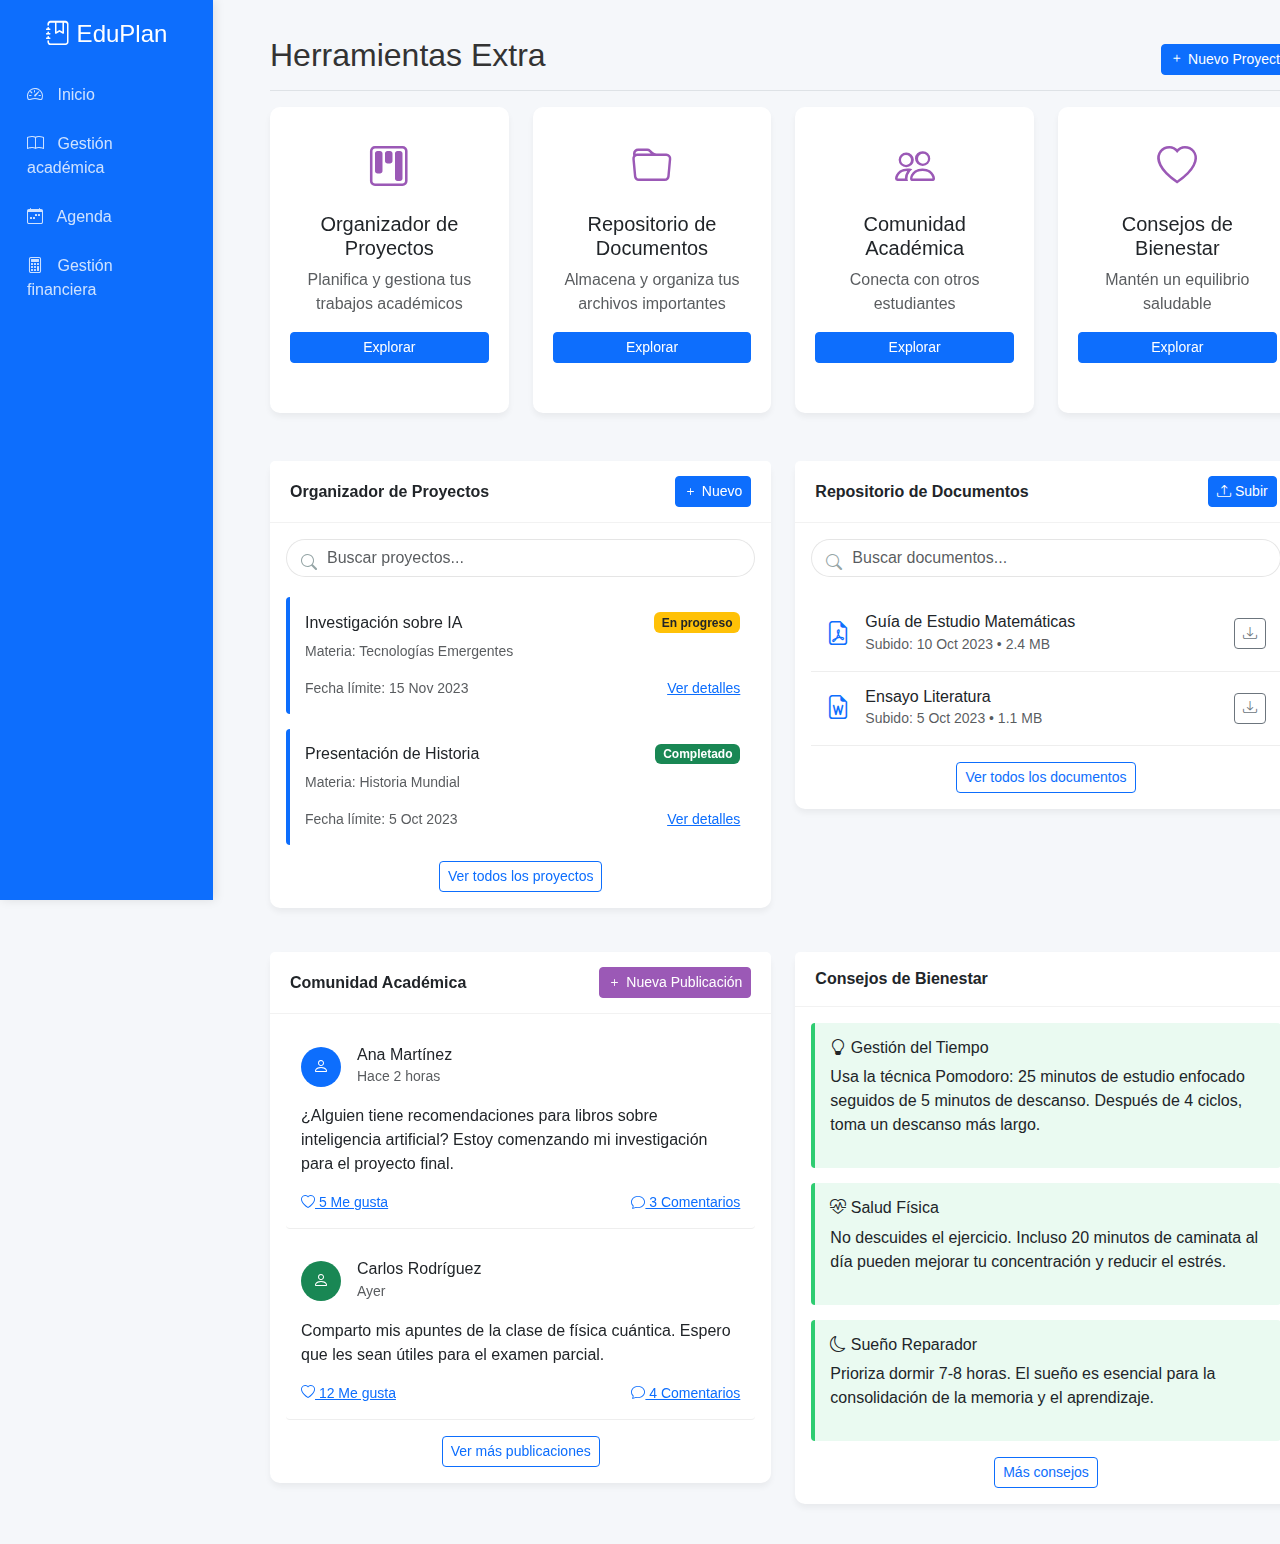
<file: herramientas.html>
<!DOCTYPE html>
<html lang="es">

<head>
    <meta charset="UTF-8">
    <meta name="viewport" content="width=device-width, initial-scale=1.0">
    <title>AcademicTrack - Herramientas Extra</title>
    <link href="https://cdn.jsdelivr.net/npm/bootstrap@5.3.0/dist/css/bootstrap.min.css" rel="stylesheet">
    <link rel="stylesheet" href="https://cdn.jsdelivr.net/npm/bootstrap-icons@1.10.0/font/bootstrap-icons.css">
    <style>
        :root {
            --primary-color: #0d6efd;
            --secondary-color: #2ecc71;
            --accent-color: #9b59b6;
            --dark-color: #0d6efd;
            --light-color: #ecf0f1;
        }

        body {
            font-family: 'Segoe UI', Tahoma, Geneva, Verdana, sans-serif;
            background-color: #f5f7fa;
            color: #333;
        }

        .sidebar {
            background-color: var(--dark-color);
            color: white;
            height: 100vh;
            position: fixed;
            padding-top: 20px;
            box-shadow: 2px 0 10px rgba(0, 0, 0, 0.1);
        }

        .sidebar .nav-link {
            color: rgba(255, 255, 255, 0.8);
            margin-bottom: 5px;
            border-radius: 5px;
            padding: 10px 15px;
        }

        .sidebar .nav-link:hover,
        .sidebar .nav-link.active {
            background-color: rgba(255, 255, 255, 0.2);
            color: white;
        }

        .sidebar .nav-link i {
            margin-right: 10px;
            width: 20px;
            text-align: center;
        }

        .main-content {
            margin-left: 250px;
            padding: 20px;
        }

        .card {
            border: none;
            border-radius: 10px;
            box-shadow: 0 4px 6px rgba(0, 0, 0, 0.05);
            margin-bottom: 20px;
            transition: transform 0.3s ease;
        }

        .card:hover {
            transform: translateY(-5px);
            box-shadow: 0 10px 20px rgba(0, 0, 0, 0.1);
        }

        .card-header {
            background-color: white;
            border-bottom: 1px solid rgba(0, 0, 0, 0.05);
            font-weight: 600;
            padding: 15px 20px;
        }

        .feature-card {
            height: 100%;
            text-align: center;
            padding: 30px 20px;
            border-radius: 10px;
            transition: all 0.3s ease;
        }

        .feature-card:hover {
            transform: translateY(-5px);
            box-shadow: 0 10px 20px rgba(0, 0, 0, 0.1);
        }

        .feature-icon {
            font-size: 2.5rem;
            margin-bottom: 15px;
            color: var(--accent-color);
        }

        .project-card {
            border-left: 4px solid var(--primary-color);
            padding: 15px;
            margin-bottom: 15px;
            background-color: white;
            border-radius: 4px;
        }

        .document-item {
            padding: 15px;
            border-bottom: 1px solid #eee;
            display: flex;
            align-items: center;
        }

        .document-item:last-child {
            border-bottom: none;
        }

        .document-icon {
            font-size: 1.5rem;
            margin-right: 15px;
            color: var(--primary-color);
        }

        .community-post {
            padding: 15px;
            border-bottom: 1px solid #eee;
            background-color: white;
            border-radius: 4px;
            margin-bottom: 15px;
        }

        .wellness-tip {
            background-color: rgba(46, 204, 113, 0.1);
            border-left: 4px solid var(--secondary-color);
            padding: 15px;
            margin-bottom: 15px;
            border-radius: 4px;
        }

        .btn-primary {
            background-color: var(--primary-color);
            border-color: var(--primary-color);
        }

        .btn-accent {
            background-color: var(--accent-color);
            border-color: var(--accent-color);
            color: white;
        }

        .search-bar {
            position: relative;
            margin-bottom: 20px;
        }

        .search-bar input {
            padding-left: 40px;
            border-radius: 20px;
            border: 1px solid rgba(0, 0, 0, 0.1);
        }

        .search-bar i {
            position: absolute;
            left: 15px;
            top: 12px;
            color: #95a5a6;
        }

        @media (max-width: 768px) {
            .sidebar {
                width: 100%;
                height: auto;
                position: relative;
            }

            .main-content {
                margin-left: 0;
            }
        }

        /* Toast notifications */
        .toast-container {
            position: fixed;
            top: 20px;
            right: 20px;
            z-index: 1100;
        }
    </style>
</head>

<body>
    <!-- Toast Notifications -->
    <div class="toast-container"></div>

    <div class="container-fluid">
        <div class="row">
            <!-- Sidebar -->
            <div class="col-md-3 col-lg-2 d-md-block sidebar">
                <div class="text-center mb-4">
                    <h4><i class="bi bi-journal-bookmark"></i> EduPlan</h4>
                </div>
                <ul class="nav flex-column">
                    <li class="nav-item">
                        <a class="nav-link" href="index.html">
                            <i class="bi bi-speedometer2"></i> Inicio
                        </a>
                    </li>
                    <li class="nav-item">
                        <a class="nav-link" href="academico.html">
                            <i class="bi bi-book"></i> Gestión académica
                        </a>
                    </li>
                    <li class="nav-item">
                        <a class="nav-link" href="agenda.html">
                            <i class="bi bi-calendar-week"></i> Agenda
                        </a>
                    </li>
                    <li class="nav-item">
                        <a class="nav-link" href="finanzas.html">
                            <i class="bi bi-calculator"></i> Gestión financiera
                        </a>
                    </li>

                </ul>
            </div>

            <!-- Main Content -->
            <main class="col-md-9 col-lg-10 main-content">
                <div
                    class="d-flex justify-content-between flex-wrap flex-md-nowrap align-items-center pt-3 pb-2 mb-3 border-bottom">
                    <h1 class="h2">Herramientas Extra</h1>
                    <div class="btn-toolbar mb-2 mb-md-0">
                        <button type="button" class="btn btn-sm btn-primary">
                            <i class="bi bi-plus"></i> Nuevo Proyecto
                        </button>
                    </div>
                </div>

                <!-- Features Grid -->
                <div class="row mb-4">
                    <div class="col-md-3 mb-4">
                        <div class="card feature-card">
                            <i class="bi bi-kanban feature-icon"></i>
                            <h5>Organizador de Proyectos</h5>
                            <p class="text-muted">Planifica y gestiona tus trabajos académicos</p>
                            <a href="#projects" class="btn btn-sm btn-primary">Explorar</a>
                        </div>
                    </div>
                    <div class="col-md-3 mb-4">
                        <div class="card feature-card">
                            <i class="bi bi-folder feature-icon"></i>
                            <h5>Repositorio de Documentos</h5>
                            <p class="text-muted">Almacena y organiza tus archivos importantes</p>
                            <a href="#documents" class="btn btn-sm btn-primary">Explorar</a>
                        </div>
                    </div>
                    <div class="col-md-3 mb-4">
                        <div class="card feature-card">
                            <i class="bi bi-people feature-icon"></i>
                            <h5>Comunidad Académica</h5>
                            <p class="text-muted">Conecta con otros estudiantes</p>
                            <a href="#community" class="btn btn-sm btn-primary">Explorar</a>
                        </div>
                    </div>
                    <div class="col-md-3 mb-4">
                        <div class="card feature-card">
                            <i class="bi bi-heart feature-icon"></i>
                            <h5>Consejos de Bienestar</h5>
                            <p class="text-muted">Mantén un equilibrio saludable</p>
                            <a href="#wellness" class="btn btn-sm btn-primary">Explorar</a>
                        </div>
                    </div>
                </div>

                <!-- Projects Section -->
                <div class="row" id="projects">
                    <div class="col-lg-6">
                        <div class="card">
                            <div class="card-header d-flex justify-content-between align-items-center">
                                <span>Organizador de Proyectos</span>
                                <button type="button" class="btn btn-sm btn-primary" data-bs-toggle="modal"
                                    data-bs-target="#projectModal">
                                    <i class="bi bi-plus"></i> Nuevo
                                </button>
                            </div>
                            <div class="card-body">
                                <div class="search-bar">
                                    <i class="bi bi-search"></i>
                                    <input type="text" class="form-control" placeholder="Buscar proyectos...">
                                </div>

                                <div class="project-card">
                                    <div class="d-flex justify-content-between align-items-center mb-2">
                                        <h6 class="mb-0">Investigación sobre IA</h6>
                                        <span class="badge bg-warning text-dark">En progreso</span>
                                    </div>
                                    <p class="text-muted small">Materia: Tecnologías Emergentes</p>
                                    <div class="d-flex justify-content-between">
                                        <small class="text-muted">Fecha límite: 15 Nov 2023</small>
                                        <small><a href="#">Ver detalles</a></small>
                                    </div>
                                </div>

                                <div class="project-card">
                                    <div class="d-flex justify-content-between align-items-center mb-2">
                                        <h6 class="mb-0">Presentación de Historia</h6>
                                        <span class="badge bg-success">Completado</span>
                                    </div>
                                    <p class="text-muted small">Materia: Historia Mundial</p>
                                    <div class="d-flex justify-content-between">
                                        <small class="text-muted">Fecha límite: 5 Oct 2023</small>
                                        <small><a href="#">Ver detalles</a></small>
                                    </div>
                                </div>

                                <div class="text-center mt-3">
                                    <a href="#" class="btn btn-sm btn-outline-primary">Ver todos los proyectos</a>
                                </div>
                            </div>
                        </div>
                    </div>

                    <!-- Document Repository -->
                    <div class="col-lg-6" id="documents">
                        <div class="card">
                            <div class="card-header d-flex justify-content-between align-items-center">
                                <span>Repositorio de Documentos</span>
                                <button type="button" class="btn btn-sm btn-primary">
                                    <i class="bi bi-upload"></i> Subir
                                </button>
                            </div>
                            <div class="card-body">
                                <div class="search-bar">
                                    <i class="bi bi-search"></i>
                                    <input type="text" class="form-control" placeholder="Buscar documentos...">
                                </div>

                                <div class="document-item">
                                    <i class="bi bi-file-earmark-pdf document-icon"></i>
                                    <div class="flex-grow-1">
                                        <h6 class="mb-0">Guía de Estudio Matemáticas</h6>
                                        <small class="text-muted">Subido: 10 Oct 2023 • 2.4 MB</small>
                                    </div>
                                    <div>
                                        <button class="btn btn-sm btn-outline-secondary"><i
                                                class="bi bi-download"></i></button>
                                    </div>
                                </div>

                                <div class="document-item">
                                    <i class="bi bi-file-earmark-word document-icon"></i>
                                    <div class="flex-grow-1">
                                        <h6 class="mb-0">Ensayo Literatura</h6>
                                        <small class="text-muted">Subido: 5 Oct 2023 • 1.1 MB</small>
                                    </div>
                                    <div>
                                        <button class="btn btn-sm btn-outline-secondary"><i
                                                class="bi bi-download"></i></button>
                                    </div>
                                </div>

                                <div class="text-center mt-3">
                                    <a href="#" class="btn btn-sm btn-outline-primary">Ver todos los documentos</a>
                                </div>
                            </div>
                        </div>
                    </div>
                </div>

                <!-- Community and Wellness -->
                <div class="row mt-4">
                    <!-- Community Section -->
                    <div class="col-lg-6" id="community">
                        <div class="card">
                            <div class="card-header d-flex justify-content-between align-items-center">
                                <span>Comunidad Académica</span>
                                <button type="button" class="btn btn-sm btn-accent">
                                    <i class="bi bi-plus"></i> Nueva Publicación
                                </button>
                            </div>
                            <div class="card-body">
                                <div class="community-post">
                                    <div class="d-flex align-items-center mb-3">
                                        <div class="rounded-circle bg-primary text-white d-flex align-items-center justify-content-center"
                                            style="width: 40px; height: 40px;">
                                            <i class="bi bi-person"></i>
                                        </div>
                                        <div class="ms-3">
                                            <h6 class="mb-0">Ana Martínez</h6>
                                            <small class="text-muted">Hace 2 horas</small>
                                        </div>
                                    </div>
                                    <p>¿Alguien tiene recomendaciones para libros sobre inteligencia artificial? Estoy
                                        comenzando mi investigación para el proyecto final.</p>
                                    <div class="d-flex justify-content-between">
                                        <small><a href="#"><i class="bi bi-heart"></i> 5 Me gusta</a></small>
                                        <small><a href="#"><i class="bi bi-chat"></i> 3 Comentarios</a></small>
                                    </div>
                                </div>

                                <div class="community-post">
                                    <div class="d-flex align-items-center mb-3">
                                        <div class="rounded-circle bg-success text-white d-flex align-items-center justify-content-center"
                                            style="width: 40px; height: 40px;">
                                            <i class="bi bi-person"></i>
                                        </div>
                                        <div class="ms-3">
                                            <h6 class="mb-0">Carlos Rodríguez</h6>
                                            <small class="text-muted">Ayer</small>
                                        </div>
                                    </div>
                                    <p>Comparto mis apuntes de la clase de física cuántica. Espero que les sean útiles
                                        para el examen parcial.</p>
                                    <div class="d-flex justify-content-between">
                                        <small><a href="#"><i class="bi bi-heart"></i> 12 Me gusta</a></small>
                                        <small><a href="#"><i class="bi bi-chat"></i> 4 Comentarios</a></small>
                                    </div>
                                </div>

                                <div class="text-center mt-3">
                                    <a href="#" class="btn btn-sm btn-outline-primary">Ver más publicaciones</a>
                                </div>
                            </div>
                        </div>
                    </div>

                    <!-- Wellness Tips -->
                    <div class="col-lg-6" id="wellness">
                        <div class="card">
                            <div class="card-header">
                                Consejos de Bienestar
                            </div>
                            <div class="card-body">
                                <div class="wellness-tip">
                                    <h6><i class="bi bi-lightbulb"></i> Gestión del Tiempo</h6>
                                    <p>Usa la técnica Pomodoro: 25 minutos de estudio enfocado seguidos de 5 minutos de
                                        descanso. Después de 4 ciclos, toma un descanso más largo.</p>
                                </div>

                                <div class="wellness-tip">
                                    <h6><i class="bi bi-heart-pulse"></i> Salud Física</h6>
                                    <p>No descuides el ejercicio. Incluso 20 minutos de caminata al día pueden mejorar
                                        tu concentración y reducir el estrés.</p>
                                </div>

                                <div class="wellness-tip">
                                    <h6><i class="bi bi-moon"></i> Sueño Reparador</h6>
                                    <p>Prioriza dormir 7-8 horas. El sueño es esencial para la consolidación de la
                                        memoria y el aprendizaje.</p>
                                </div>

                                <div class="text-center mt-3">
                                    <a href="#" class="btn btn-sm btn-outline-primary">Más consejos</a>
                                </div>
                            </div>
                        </div>
                    </div>
                </div>
            </main>
        </div>
    </div>

    <!-- Project Modal -->
    <div class="modal fade" id="projectModal" tabindex="-1" aria-hidden="true">
        <div class="modal-dialog">
            <div class="modal-content">
                <div class="modal-header">
                    <h5 class="modal-title">Nuevo Proyecto</h5>
                    <button type="button" class="btn-close" data-bs-dismiss="modal" aria-label="Close"></button>
                </div>
                <div class="modal-body">
                    <form>
                        <div class="mb-3">
                            <label for="project-name" class="form-label">Nombre del Proyecto</label>
                            <input type="text" class="form-control" id="project-name"
                                placeholder="Ej: Investigación sobre IA" required>
                        </div>
                        <div class="mb-3">
                            <label for="project-subject" class="form-label">Materia</label>
                            <select class="form-select" id="project-subject" required>
                                <option value="" selected disabled>Selecciona una materia</option>
                                <option value="1">Matemáticas Avanzadas</option>
                                <option value="2">Programación Web</option>
                                <option value="3">Base de Datos</option>
                            </select>
                        </div>
                        <div class="mb-3">
                            <label for="project-due" class="form-label">Fecha límite</label>
                            <input type="date" class="form-control" id="project-due" required>
                        </div>
                        <div class="mb-3">
                            <label for="project-desc" class="form-label">Descripción</label>
                            <textarea class="form-control" id="project-desc" rows="3"
                                placeholder="Descripción del proyecto..."></textarea>
                        </div>
                    </form>
                </div>
                <div class="modal-footer">
                    <button type="button" class="btn btn-secondary" data-bs-dismiss="modal">Cancelar</button>
                    <button type="button" class="btn btn-primary">Guardar Proyecto</button>
                </div>
            </div>
        </div>
    </div>

    <script src="https://cdn.jsdelivr.net/npm/bootstrap@5.3.0/dist/js/bootstrap.bundle.min.js"></script>
    <script>
        // Funcionalidad básica
        document.addEventListener('DOMContentLoaded', function () {
            // Activar tooltips
            const tooltipTriggerList = [].slice.call(document.querySelectorAll('[data-bs-toggle="tooltip"]'));
            tooltipTriggerList.map(function (tooltipTriggerEl) {
                return new bootstrap.Tooltip(tooltipTriggerEl);
            });

            // Ejemplo de toast de bienvenida
            setTimeout(() => {
                const toastEl = document.createElement('div');
                toastEl.className = 'toast align-items-center text-white bg-primary border-0';
                toastEl.setAttribute('role', 'alert');
                toastEl.setAttribute('aria-live', 'assertive');
                toastEl.setAttribute('aria-atomic', 'true');

                toastEl.innerHTML = `
                    <div class="d-flex">
                        <div class="toast-body">
                            ¡Bienvenido a las Herramientas Extra de AcademicTrack!
                        </div>
                        <button type="button" class="btn-close btn-close-white me-2 m-auto" data-bs-dismiss="toast" aria-label="Close"></button>
                    </div>
                `;

                document.querySelector('.toast-container').appendChild(toastEl);
                const toast = new bootstrap.Toast(toastEl);
                toast.show();
            }, 1000);
        });
    </script>
</body>

</html>
</file>
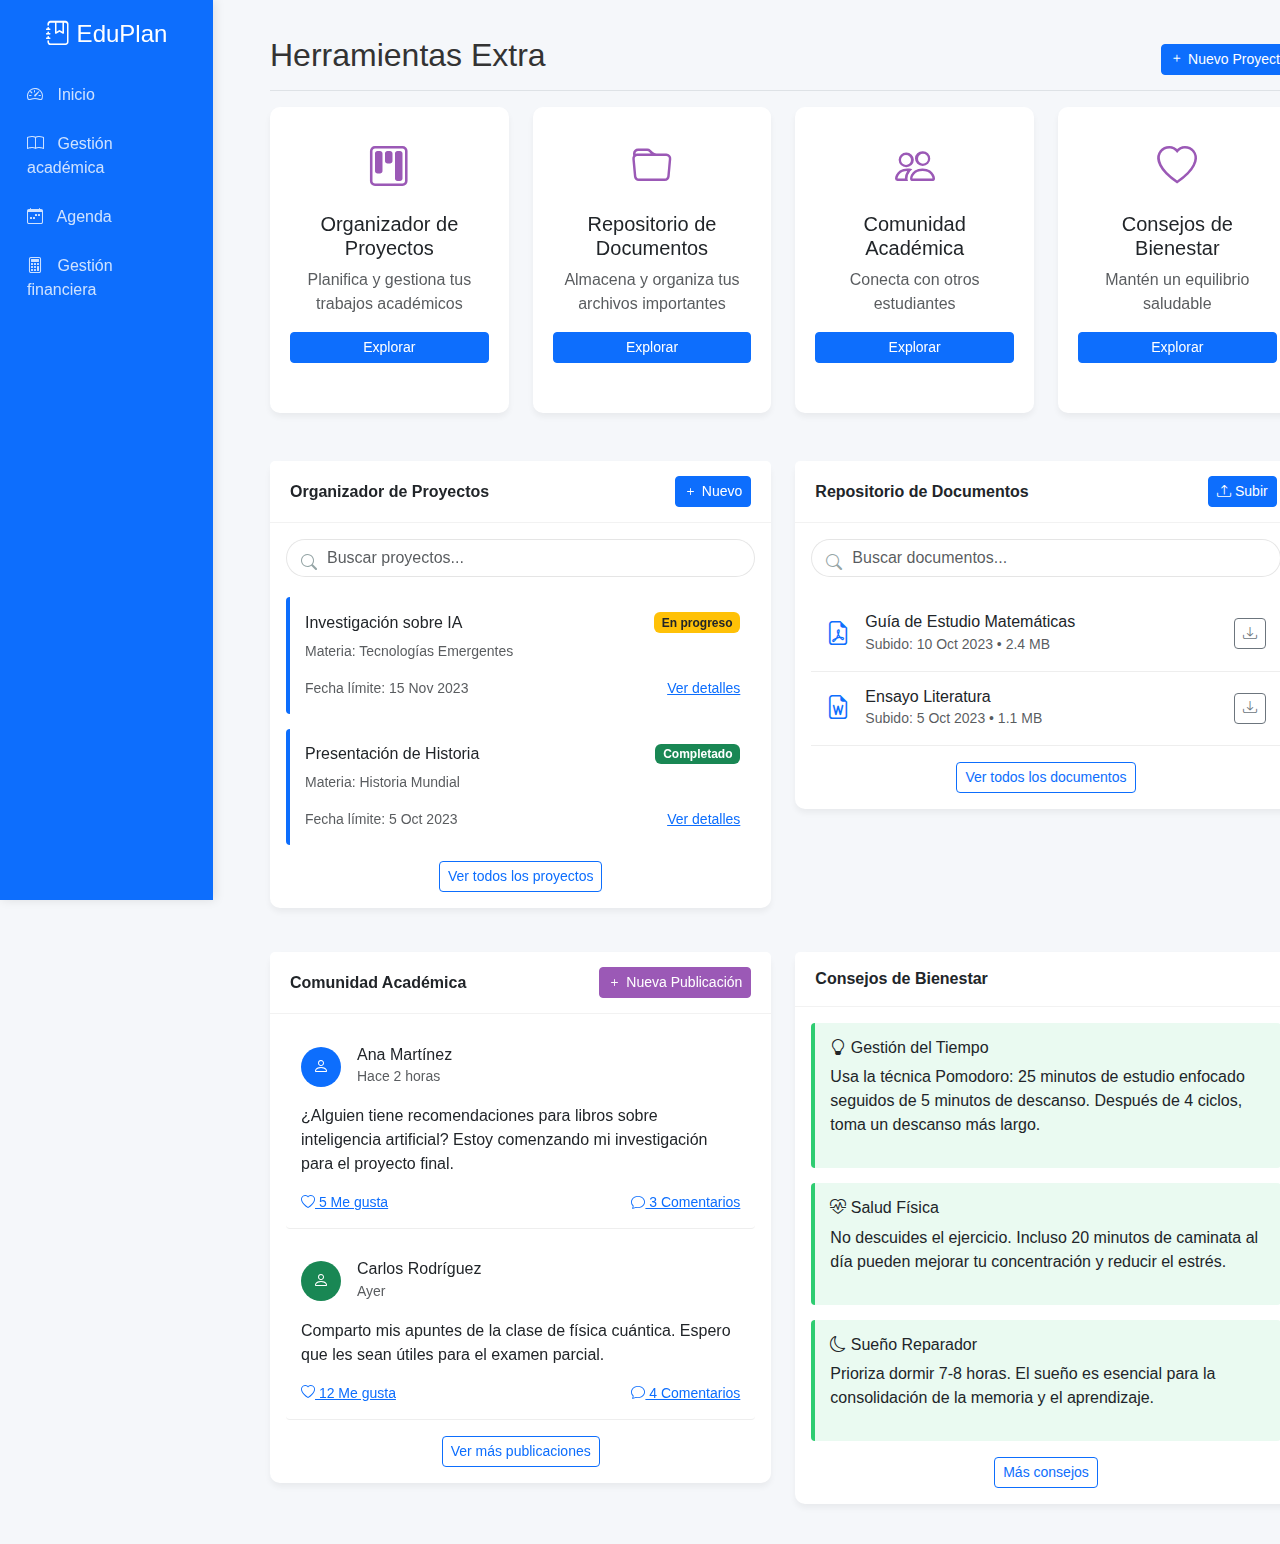
<file: front/herramientas.html>
<!DOCTYPE html>
<html lang="es">

<head>
    <meta charset="UTF-8">
    <meta name="viewport" content="width=device-width, initial-scale=1.0">
    <title>AcademicTrack - Herramientas Extra</title>
    <link href="https://cdn.jsdelivr.net/npm/bootstrap@5.3.0/dist/css/bootstrap.min.css" rel="stylesheet">
    <link rel="stylesheet" href="https://cdn.jsdelivr.net/npm/bootstrap-icons@1.10.0/font/bootstrap-icons.css">
    <style>
        :root {
            --primary-color: #0d6efd;
            --secondary-color: #2ecc71;
            --accent-color: #9b59b6;
            --dark-color: #0d6efd;
            --light-color: #ecf0f1;
        }

        body {
            font-family: 'Segoe UI', Tahoma, Geneva, Verdana, sans-serif;
            background-color: #f5f7fa;
            color: #333;
        }

        .sidebar {
            background-color: var(--dark-color);
            color: white;
            height: 100vh;
            position: fixed;
            padding-top: 20px;
            box-shadow: 2px 0 10px rgba(0, 0, 0, 0.1);
        }

        .sidebar .nav-link {
            color: rgba(255, 255, 255, 0.8);
            margin-bottom: 5px;
            border-radius: 5px;
            padding: 10px 15px;
        }

        .sidebar .nav-link:hover,
        .sidebar .nav-link.active {
            background-color: rgba(255, 255, 255, 0.2);
            color: white;
        }

        .sidebar .nav-link i {
            margin-right: 10px;
            width: 20px;
            text-align: center;
        }

        .main-content {
            margin-left: 250px;
            padding: 20px;
        }

        .card {
            border: none;
            border-radius: 10px;
            box-shadow: 0 4px 6px rgba(0, 0, 0, 0.05);
            margin-bottom: 20px;
            transition: transform 0.3s ease;
        }

        .card:hover {
            transform: translateY(-5px);
            box-shadow: 0 10px 20px rgba(0, 0, 0, 0.1);
        }

        .card-header {
            background-color: white;
            border-bottom: 1px solid rgba(0, 0, 0, 0.05);
            font-weight: 600;
            padding: 15px 20px;
        }

        .feature-card {
            height: 100%;
            text-align: center;
            padding: 30px 20px;
            border-radius: 10px;
            transition: all 0.3s ease;
        }

        .feature-card:hover {
            transform: translateY(-5px);
            box-shadow: 0 10px 20px rgba(0, 0, 0, 0.1);
        }

        .feature-icon {
            font-size: 2.5rem;
            margin-bottom: 15px;
            color: var(--accent-color);
        }

        .project-card {
            border-left: 4px solid var(--primary-color);
            padding: 15px;
            margin-bottom: 15px;
            background-color: white;
            border-radius: 4px;
        }

        .document-item {
            padding: 15px;
            border-bottom: 1px solid #eee;
            display: flex;
            align-items: center;
        }

        .document-item:last-child {
            border-bottom: none;
        }

        .document-icon {
            font-size: 1.5rem;
            margin-right: 15px;
            color: var(--primary-color);
        }

        .community-post {
            padding: 15px;
            border-bottom: 1px solid #eee;
            background-color: white;
            border-radius: 4px;
            margin-bottom: 15px;
        }

        .wellness-tip {
            background-color: rgba(46, 204, 113, 0.1);
            border-left: 4px solid var(--secondary-color);
            padding: 15px;
            margin-bottom: 15px;
            border-radius: 4px;
        }

        .btn-primary {
            background-color: var(--primary-color);
            border-color: var(--primary-color);
        }

        .btn-accent {
            background-color: var(--accent-color);
            border-color: var(--accent-color);
            color: white;
        }

        .search-bar {
            position: relative;
            margin-bottom: 20px;
        }

        .search-bar input {
            padding-left: 40px;
            border-radius: 20px;
            border: 1px solid rgba(0, 0, 0, 0.1);
        }

        .search-bar i {
            position: absolute;
            left: 15px;
            top: 12px;
            color: #95a5a6;
        }

        @media (max-width: 768px) {
            .sidebar {
                width: 100%;
                height: auto;
                position: relative;
            }

            .main-content {
                margin-left: 0;
            }
        }

        /* Toast notifications */
        .toast-container {
            position: fixed;
            top: 20px;
            right: 20px;
            z-index: 1100;
        }
    </style>
</head>

<body>
    <!-- Toast Notifications -->
    <div class="toast-container"></div>

    <div class="container-fluid">
        <div class="row">
            <!-- Sidebar -->
            <div class="col-md-3 col-lg-2 d-md-block sidebar">
                <div class="text-center mb-4">
                    <h4><i class="bi bi-journal-bookmark"></i> EduPlan</h4>
                </div>
                <ul class="nav flex-column">
                    <li class="nav-item">
                        <a class="nav-link" href="index.html">
                            <i class="bi bi-speedometer2"></i> Inicio
                        </a>
                    </li>
                    <li class="nav-item">
                        <a class="nav-link" href="academico.html">
                            <i class="bi bi-book"></i> Gestión académica
                        </a>
                    </li>
                    <li class="nav-item">
                        <a class="nav-link" href="agenda.html">
                            <i class="bi bi-calendar-week"></i> Agenda
                        </a>
                    </li>
                    <li class="nav-item">
                        <a class="nav-link" href="finanzas.html">
                            <i class="bi bi-calculator"></i> Gestión financiera
                        </a>
                    </li>

                </ul>
            </div>

            <!-- Main Content -->
            <main class="col-md-9 col-lg-10 main-content">
                <div
                    class="d-flex justify-content-between flex-wrap flex-md-nowrap align-items-center pt-3 pb-2 mb-3 border-bottom">
                    <h1 class="h2">Herramientas Extra</h1>
                    <div class="btn-toolbar mb-2 mb-md-0">
                        <button type="button" class="btn btn-sm btn-primary">
                            <i class="bi bi-plus"></i> Nuevo Proyecto
                        </button>
                    </div>
                </div>

                <!-- Features Grid -->
                <div class="row mb-4">
                    <div class="col-md-3 mb-4">
                        <div class="card feature-card">
                            <i class="bi bi-kanban feature-icon"></i>
                            <h5>Organizador de Proyectos</h5>
                            <p class="text-muted">Planifica y gestiona tus trabajos académicos</p>
                            <a href="#projects" class="btn btn-sm btn-primary">Explorar</a>
                        </div>
                    </div>
                    <div class="col-md-3 mb-4">
                        <div class="card feature-card">
                            <i class="bi bi-folder feature-icon"></i>
                            <h5>Repositorio de Documentos</h5>
                            <p class="text-muted">Almacena y organiza tus archivos importantes</p>
                            <a href="#documents" class="btn btn-sm btn-primary">Explorar</a>
                        </div>
                    </div>
                    <div class="col-md-3 mb-4">
                        <div class="card feature-card">
                            <i class="bi bi-people feature-icon"></i>
                            <h5>Comunidad Académica</h5>
                            <p class="text-muted">Conecta con otros estudiantes</p>
                            <a href="#community" class="btn btn-sm btn-primary">Explorar</a>
                        </div>
                    </div>
                    <div class="col-md-3 mb-4">
                        <div class="card feature-card">
                            <i class="bi bi-heart feature-icon"></i>
                            <h5>Consejos de Bienestar</h5>
                            <p class="text-muted">Mantén un equilibrio saludable</p>
                            <a href="#wellness" class="btn btn-sm btn-primary">Explorar</a>
                        </div>
                    </div>
                </div>

                <!-- Projects Section -->
                <div class="row" id="projects">
                    <div class="col-lg-6">
                        <div class="card">
                            <div class="card-header d-flex justify-content-between align-items-center">
                                <span>Organizador de Proyectos</span>
                                <button type="button" class="btn btn-sm btn-primary" data-bs-toggle="modal"
                                    data-bs-target="#projectModal">
                                    <i class="bi bi-plus"></i> Nuevo
                                </button>
                            </div>
                            <div class="card-body">
                                <div class="search-bar">
                                    <i class="bi bi-search"></i>
                                    <input type="text" class="form-control" placeholder="Buscar proyectos...">
                                </div>

                                <div class="project-card">
                                    <div class="d-flex justify-content-between align-items-center mb-2">
                                        <h6 class="mb-0">Investigación sobre IA</h6>
                                        <span class="badge bg-warning text-dark">En progreso</span>
                                    </div>
                                    <p class="text-muted small">Materia: Tecnologías Emergentes</p>
                                    <div class="d-flex justify-content-between">
                                        <small class="text-muted">Fecha límite: 15 Nov 2023</small>
                                        <small><a href="#">Ver detalles</a></small>
                                    </div>
                                </div>

                                <div class="project-card">
                                    <div class="d-flex justify-content-between align-items-center mb-2">
                                        <h6 class="mb-0">Presentación de Historia</h6>
                                        <span class="badge bg-success">Completado</span>
                                    </div>
                                    <p class="text-muted small">Materia: Historia Mundial</p>
                                    <div class="d-flex justify-content-between">
                                        <small class="text-muted">Fecha límite: 5 Oct 2023</small>
                                        <small><a href="#">Ver detalles</a></small>
                                    </div>
                                </div>

                                <div class="text-center mt-3">
                                    <a href="#" class="btn btn-sm btn-outline-primary">Ver todos los proyectos</a>
                                </div>
                            </div>
                        </div>
                    </div>

                    <!-- Document Repository -->
                    <div class="col-lg-6" id="documents">
                        <div class="card">
                            <div class="card-header d-flex justify-content-between align-items-center">
                                <span>Repositorio de Documentos</span>
                                <button type="button" class="btn btn-sm btn-primary">
                                    <i class="bi bi-upload"></i> Subir
                                </button>
                            </div>
                            <div class="card-body">
                                <div class="search-bar">
                                    <i class="bi bi-search"></i>
                                    <input type="text" class="form-control" placeholder="Buscar documentos...">
                                </div>

                                <div class="document-item">
                                    <i class="bi bi-file-earmark-pdf document-icon"></i>
                                    <div class="flex-grow-1">
                                        <h6 class="mb-0">Guía de Estudio Matemáticas</h6>
                                        <small class="text-muted">Subido: 10 Oct 2023 • 2.4 MB</small>
                                    </div>
                                    <div>
                                        <button class="btn btn-sm btn-outline-secondary"><i
                                                class="bi bi-download"></i></button>
                                    </div>
                                </div>

                                <div class="document-item">
                                    <i class="bi bi-file-earmark-word document-icon"></i>
                                    <div class="flex-grow-1">
                                        <h6 class="mb-0">Ensayo Literatura</h6>
                                        <small class="text-muted">Subido: 5 Oct 2023 • 1.1 MB</small>
                                    </div>
                                    <div>
                                        <button class="btn btn-sm btn-outline-secondary"><i
                                                class="bi bi-download"></i></button>
                                    </div>
                                </div>

                                <div class="text-center mt-3">
                                    <a href="#" class="btn btn-sm btn-outline-primary">Ver todos los documentos</a>
                                </div>
                            </div>
                        </div>
                    </div>
                </div>

                <!-- Community and Wellness -->
                <div class="row mt-4">
                    <!-- Community Section -->
                    <div class="col-lg-6" id="community">
                        <div class="card">
                            <div class="card-header d-flex justify-content-between align-items-center">
                                <span>Comunidad Académica</span>
                                <button type="button" class="btn btn-sm btn-accent">
                                    <i class="bi bi-plus"></i> Nueva Publicación
                                </button>
                            </div>
                            <div class="card-body">
                                <div class="community-post">
                                    <div class="d-flex align-items-center mb-3">
                                        <div class="rounded-circle bg-primary text-white d-flex align-items-center justify-content-center"
                                            style="width: 40px; height: 40px;">
                                            <i class="bi bi-person"></i>
                                        </div>
                                        <div class="ms-3">
                                            <h6 class="mb-0">Ana Martínez</h6>
                                            <small class="text-muted">Hace 2 horas</small>
                                        </div>
                                    </div>
                                    <p>¿Alguien tiene recomendaciones para libros sobre inteligencia artificial? Estoy
                                        comenzando mi investigación para el proyecto final.</p>
                                    <div class="d-flex justify-content-between">
                                        <small><a href="#"><i class="bi bi-heart"></i> 5 Me gusta</a></small>
                                        <small><a href="#"><i class="bi bi-chat"></i> 3 Comentarios</a></small>
                                    </div>
                                </div>

                                <div class="community-post">
                                    <div class="d-flex align-items-center mb-3">
                                        <div class="rounded-circle bg-success text-white d-flex align-items-center justify-content-center"
                                            style="width: 40px; height: 40px;">
                                            <i class="bi bi-person"></i>
                                        </div>
                                        <div class="ms-3">
                                            <h6 class="mb-0">Carlos Rodríguez</h6>
                                            <small class="text-muted">Ayer</small>
                                        </div>
                                    </div>
                                    <p>Comparto mis apuntes de la clase de física cuántica. Espero que les sean útiles
                                        para el examen parcial.</p>
                                    <div class="d-flex justify-content-between">
                                        <small><a href="#"><i class="bi bi-heart"></i> 12 Me gusta</a></small>
                                        <small><a href="#"><i class="bi bi-chat"></i> 4 Comentarios</a></small>
                                    </div>
                                </div>

                                <div class="text-center mt-3">
                                    <a href="#" class="btn btn-sm btn-outline-primary">Ver más publicaciones</a>
                                </div>
                            </div>
                        </div>
                    </div>

                    <!-- Wellness Tips -->
                    <div class="col-lg-6" id="wellness">
                        <div class="card">
                            <div class="card-header">
                                Consejos de Bienestar
                            </div>
                            <div class="card-body">
                                <div class="wellness-tip">
                                    <h6><i class="bi bi-lightbulb"></i> Gestión del Tiempo</h6>
                                    <p>Usa la técnica Pomodoro: 25 minutos de estudio enfocado seguidos de 5 minutos de
                                        descanso. Después de 4 ciclos, toma un descanso más largo.</p>
                                </div>

                                <div class="wellness-tip">
                                    <h6><i class="bi bi-heart-pulse"></i> Salud Física</h6>
                                    <p>No descuides el ejercicio. Incluso 20 minutos de caminata al día pueden mejorar
                                        tu concentración y reducir el estrés.</p>
                                </div>

                                <div class="wellness-tip">
                                    <h6><i class="bi bi-moon"></i> Sueño Reparador</h6>
                                    <p>Prioriza dormir 7-8 horas. El sueño es esencial para la consolidación de la
                                        memoria y el aprendizaje.</p>
                                </div>

                                <div class="text-center mt-3">
                                    <a href="#" class="btn btn-sm btn-outline-primary">Más consejos</a>
                                </div>
                            </div>
                        </div>
                    </div>
                </div>
            </main>
        </div>
    </div>

    <!-- Project Modal -->
    <div class="modal fade" id="projectModal" tabindex="-1" aria-hidden="true">
        <div class="modal-dialog">
            <div class="modal-content">
                <div class="modal-header">
                    <h5 class="modal-title">Nuevo Proyecto</h5>
                    <button type="button" class="btn-close" data-bs-dismiss="modal" aria-label="Close"></button>
                </div>
                <div class="modal-body">
                    <form>
                        <div class="mb-3">
                            <label for="project-name" class="form-label">Nombre del Proyecto</label>
                            <input type="text" class="form-control" id="project-name"
                                placeholder="Ej: Investigación sobre IA" required>
                        </div>
                        <div class="mb-3">
                            <label for="project-subject" class="form-label">Materia</label>
                            <select class="form-select" id="project-subject" required>
                                <option value="" selected disabled>Selecciona una materia</option>
                                <option value="1">Matemáticas Avanzadas</option>
                                <option value="2">Programación Web</option>
                                <option value="3">Base de Datos</option>
                            </select>
                        </div>
                        <div class="mb-3">
                            <label for="project-due" class="form-label">Fecha límite</label>
                            <input type="date" class="form-control" id="project-due" required>
                        </div>
                        <div class="mb-3">
                            <label for="project-desc" class="form-label">Descripción</label>
                            <textarea class="form-control" id="project-desc" rows="3"
                                placeholder="Descripción del proyecto..."></textarea>
                        </div>
                    </form>
                </div>
                <div class="modal-footer">
                    <button type="button" class="btn btn-secondary" data-bs-dismiss="modal">Cancelar</button>
                    <button type="button" class="btn btn-primary">Guardar Proyecto</button>
                </div>
            </div>
        </div>
    </div>

    <script src="https://cdn.jsdelivr.net/npm/bootstrap@5.3.0/dist/js/bootstrap.bundle.min.js"></script>
    <script>
        // Funcionalidad básica
        document.addEventListener('DOMContentLoaded', function () {
            // Activar tooltips
            const tooltipTriggerList = [].slice.call(document.querySelectorAll('[data-bs-toggle="tooltip"]'));
            tooltipTriggerList.map(function (tooltipTriggerEl) {
                return new bootstrap.Tooltip(tooltipTriggerEl);
            });

            // Ejemplo de toast de bienvenida
            setTimeout(() => {
                const toastEl = document.createElement('div');
                toastEl.className = 'toast align-items-center text-white bg-primary border-0';
                toastEl.setAttribute('role', 'alert');
                toastEl.setAttribute('aria-live', 'assertive');
                toastEl.setAttribute('aria-atomic', 'true');

                toastEl.innerHTML = `
                    <div class="d-flex">
                        <div class="toast-body">
                            ¡Bienvenido a las Herramientas Extra de AcademicTrack!
                        </div>
                        <button type="button" class="btn-close btn-close-white me-2 m-auto" data-bs-dismiss="toast" aria-label="Close"></button>
                    </div>
                `;

                document.querySelector('.toast-container').appendChild(toastEl);
                const toast = new bootstrap.Toast(toastEl);
                toast.show();
            }, 1000);
        });
    </script>
</body>

</html>
</file>
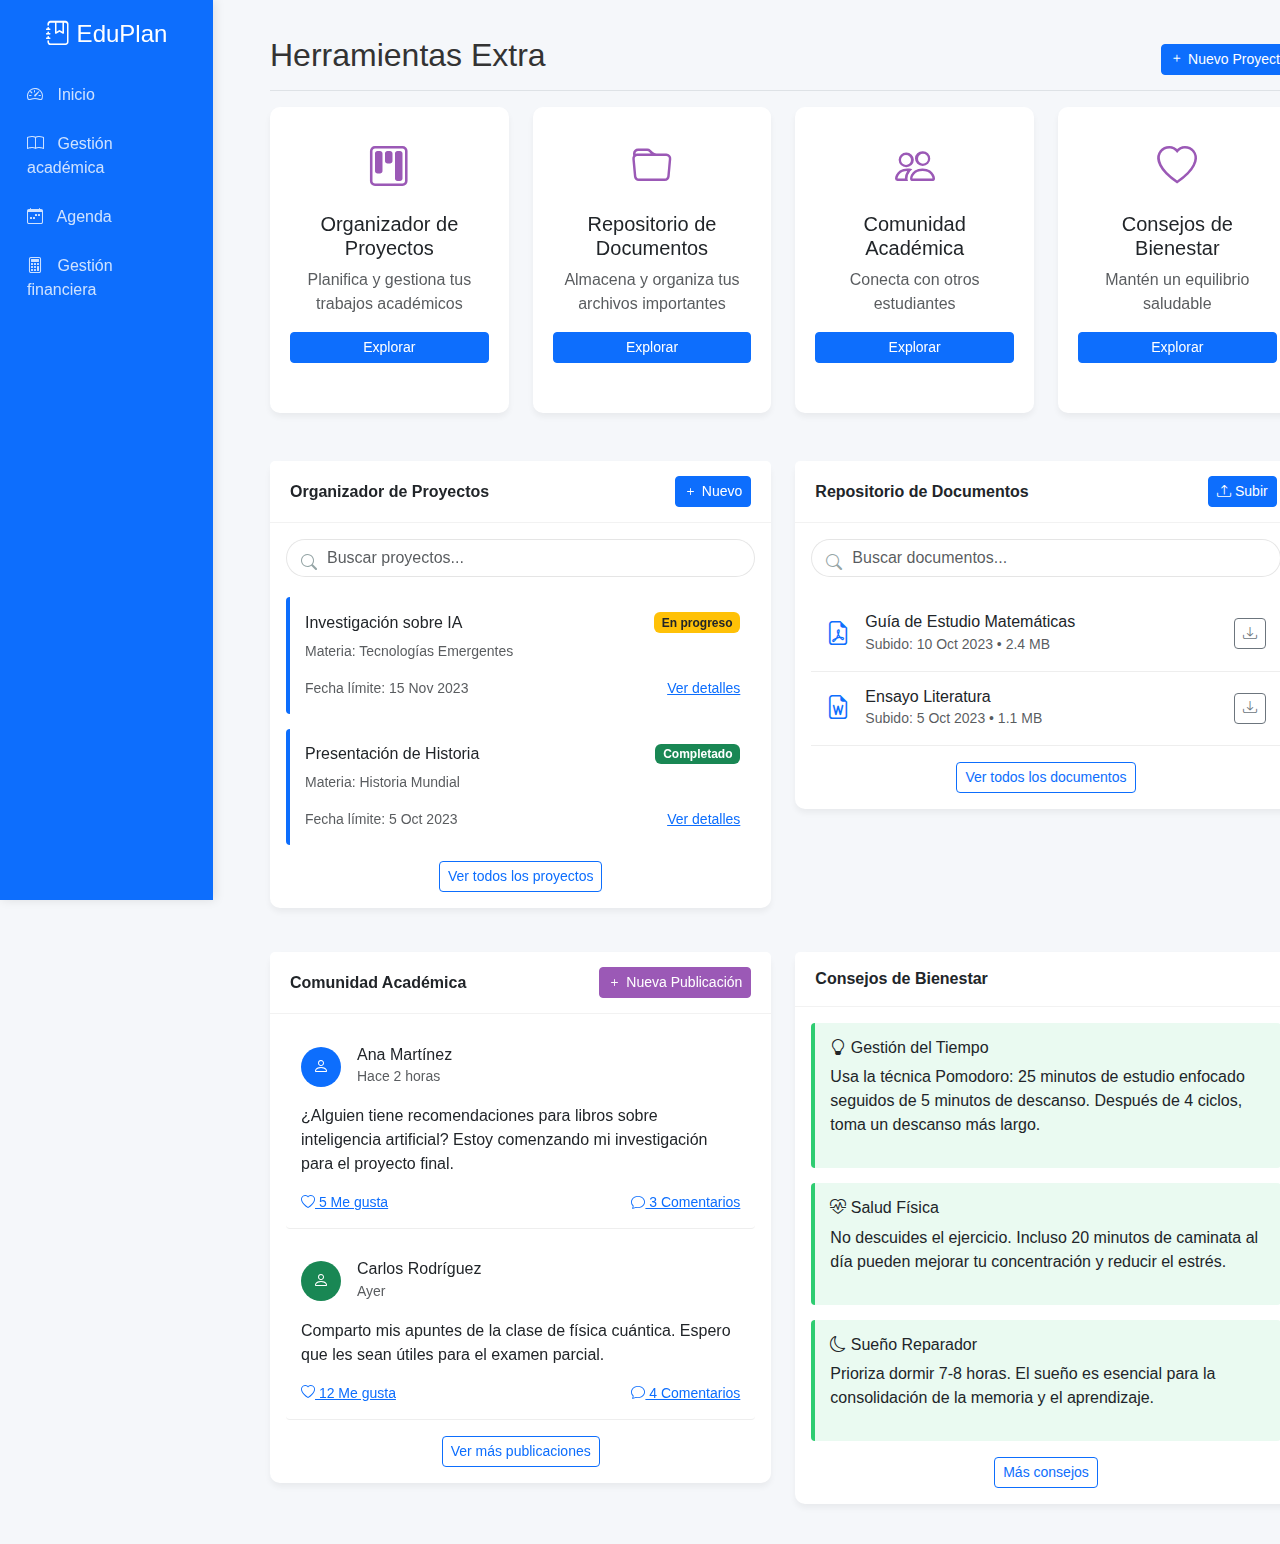
<file: Frontend/herramientas.html>
<!DOCTYPE html>
<html lang="es">

<head>
    <meta charset="UTF-8">
    <meta name="viewport" content="width=device-width, initial-scale=1.0">
    <title>AcademicTrack - Herramientas Extra</title>
    <link href="https://cdn.jsdelivr.net/npm/bootstrap@5.3.0/dist/css/bootstrap.min.css" rel="stylesheet">
    <link rel="stylesheet" href="https://cdn.jsdelivr.net/npm/bootstrap-icons@1.10.0/font/bootstrap-icons.css">
    <style>
        :root {
            --primary-color: #0d6efd;
            --secondary-color: #2ecc71;
            --accent-color: #9b59b6;
            --dark-color: #0d6efd;
            --light-color: #ecf0f1;
        }

        body {
            font-family: 'Segoe UI', Tahoma, Geneva, Verdana, sans-serif;
            background-color: #f5f7fa;
            color: #333;
        }

        .sidebar {
            background-color: var(--dark-color);
            color: white;
            height: 100vh;
            position: fixed;
            padding-top: 20px;
            box-shadow: 2px 0 10px rgba(0, 0, 0, 0.1);
        }

        .sidebar .nav-link {
            color: rgba(255, 255, 255, 0.8);
            margin-bottom: 5px;
            border-radius: 5px;
            padding: 10px 15px;
        }

        .sidebar .nav-link:hover,
        .sidebar .nav-link.active {
            background-color: rgba(255, 255, 255, 0.2);
            color: white;
        }

        .sidebar .nav-link i {
            margin-right: 10px;
            width: 20px;
            text-align: center;
        }

        .main-content {
            margin-left: 250px;
            padding: 20px;
        }

        .card {
            border: none;
            border-radius: 10px;
            box-shadow: 0 4px 6px rgba(0, 0, 0, 0.05);
            margin-bottom: 20px;
            transition: transform 0.3s ease;
        }

        .card:hover {
            transform: translateY(-5px);
            box-shadow: 0 10px 20px rgba(0, 0, 0, 0.1);
        }

        .card-header {
            background-color: white;
            border-bottom: 1px solid rgba(0, 0, 0, 0.05);
            font-weight: 600;
            padding: 15px 20px;
        }

        .feature-card {
            height: 100%;
            text-align: center;
            padding: 30px 20px;
            border-radius: 10px;
            transition: all 0.3s ease;
        }

        .feature-card:hover {
            transform: translateY(-5px);
            box-shadow: 0 10px 20px rgba(0, 0, 0, 0.1);
        }

        .feature-icon {
            font-size: 2.5rem;
            margin-bottom: 15px;
            color: var(--accent-color);
        }

        .project-card {
            border-left: 4px solid var(--primary-color);
            padding: 15px;
            margin-bottom: 15px;
            background-color: white;
            border-radius: 4px;
        }

        .document-item {
            padding: 15px;
            border-bottom: 1px solid #eee;
            display: flex;
            align-items: center;
        }

        .document-item:last-child {
            border-bottom: none;
        }

        .document-icon {
            font-size: 1.5rem;
            margin-right: 15px;
            color: var(--primary-color);
        }

        .community-post {
            padding: 15px;
            border-bottom: 1px solid #eee;
            background-color: white;
            border-radius: 4px;
            margin-bottom: 15px;
        }

        .wellness-tip {
            background-color: rgba(46, 204, 113, 0.1);
            border-left: 4px solid var(--secondary-color);
            padding: 15px;
            margin-bottom: 15px;
            border-radius: 4px;
        }

        .btn-primary {
            background-color: var(--primary-color);
            border-color: var(--primary-color);
        }

        .btn-accent {
            background-color: var(--accent-color);
            border-color: var(--accent-color);
            color: white;
        }

        .search-bar {
            position: relative;
            margin-bottom: 20px;
        }

        .search-bar input {
            padding-left: 40px;
            border-radius: 20px;
            border: 1px solid rgba(0, 0, 0, 0.1);
        }

        .search-bar i {
            position: absolute;
            left: 15px;
            top: 12px;
            color: #95a5a6;
        }

        @media (max-width: 768px) {
            .sidebar {
                width: 100%;
                height: auto;
                position: relative;
            }

            .main-content {
                margin-left: 0;
            }
        }

        /* Toast notifications */
        .toast-container {
            position: fixed;
            top: 20px;
            right: 20px;
            z-index: 1100;
        }
    </style>
</head>

<body>
    <!-- Toast Notifications -->
    <div class="toast-container"></div>

    <div class="container-fluid">
        <div class="row">
            <!-- Sidebar -->
            <div class="col-md-3 col-lg-2 d-md-block sidebar">
                <div class="text-center mb-4">
                    <h4><i class="bi bi-journal-bookmark"></i> EduPlan</h4>
                </div>
                <ul class="nav flex-column">
                    <li class="nav-item">
                        <a class="nav-link" href="index.html">
                            <i class="bi bi-speedometer2"></i> Inicio
                        </a>
                    </li>
                    <li class="nav-item">
                        <a class="nav-link" href="academico.html">
                            <i class="bi bi-book"></i> Gestión académica
                        </a>
                    </li>
                    <li class="nav-item">
                        <a class="nav-link" href="agenda.html">
                            <i class="bi bi-calendar-week"></i> Agenda
                        </a>
                    </li>
                    <li class="nav-item">
                        <a class="nav-link" href="finanzas.html">
                            <i class="bi bi-calculator"></i> Gestión financiera
                        </a>
                    </li>

                </ul>
            </div>

            <!-- Main Content -->
            <main class="col-md-9 col-lg-10 main-content">
                <div
                    class="d-flex justify-content-between flex-wrap flex-md-nowrap align-items-center pt-3 pb-2 mb-3 border-bottom">
                    <h1 class="h2">Herramientas Extra</h1>
                    <div class="btn-toolbar mb-2 mb-md-0">
                        <button type="button" class="btn btn-sm btn-primary">
                            <i class="bi bi-plus"></i> Nuevo Proyecto
                        </button>
                    </div>
                </div>

                <!-- Features Grid -->
                <div class="row mb-4">
                    <div class="col-md-3 mb-4">
                        <div class="card feature-card">
                            <i class="bi bi-kanban feature-icon"></i>
                            <h5>Organizador de Proyectos</h5>
                            <p class="text-muted">Planifica y gestiona tus trabajos académicos</p>
                            <a href="#projects" class="btn btn-sm btn-primary">Explorar</a>
                        </div>
                    </div>
                    <div class="col-md-3 mb-4">
                        <div class="card feature-card">
                            <i class="bi bi-folder feature-icon"></i>
                            <h5>Repositorio de Documentos</h5>
                            <p class="text-muted">Almacena y organiza tus archivos importantes</p>
                            <a href="#documents" class="btn btn-sm btn-primary">Explorar</a>
                        </div>
                    </div>
                    <div class="col-md-3 mb-4">
                        <div class="card feature-card">
                            <i class="bi bi-people feature-icon"></i>
                            <h5>Comunidad Académica</h5>
                            <p class="text-muted">Conecta con otros estudiantes</p>
                            <a href="#community" class="btn btn-sm btn-primary">Explorar</a>
                        </div>
                    </div>
                    <div class="col-md-3 mb-4">
                        <div class="card feature-card">
                            <i class="bi bi-heart feature-icon"></i>
                            <h5>Consejos de Bienestar</h5>
                            <p class="text-muted">Mantén un equilibrio saludable</p>
                            <a href="#wellness" class="btn btn-sm btn-primary">Explorar</a>
                        </div>
                    </div>
                </div>

                <!-- Projects Section -->
                <div class="row" id="projects">
                    <div class="col-lg-6">
                        <div class="card">
                            <div class="card-header d-flex justify-content-between align-items-center">
                                <span>Organizador de Proyectos</span>
                                <button type="button" class="btn btn-sm btn-primary" data-bs-toggle="modal"
                                    data-bs-target="#projectModal">
                                    <i class="bi bi-plus"></i> Nuevo
                                </button>
                            </div>
                            <div class="card-body">
                                <div class="search-bar">
                                    <i class="bi bi-search"></i>
                                    <input type="text" class="form-control" placeholder="Buscar proyectos...">
                                </div>

                                <div class="project-card">
                                    <div class="d-flex justify-content-between align-items-center mb-2">
                                        <h6 class="mb-0">Investigación sobre IA</h6>
                                        <span class="badge bg-warning text-dark">En progreso</span>
                                    </div>
                                    <p class="text-muted small">Materia: Tecnologías Emergentes</p>
                                    <div class="d-flex justify-content-between">
                                        <small class="text-muted">Fecha límite: 15 Nov 2023</small>
                                        <small><a href="#">Ver detalles</a></small>
                                    </div>
                                </div>

                                <div class="project-card">
                                    <div class="d-flex justify-content-between align-items-center mb-2">
                                        <h6 class="mb-0">Presentación de Historia</h6>
                                        <span class="badge bg-success">Completado</span>
                                    </div>
                                    <p class="text-muted small">Materia: Historia Mundial</p>
                                    <div class="d-flex justify-content-between">
                                        <small class="text-muted">Fecha límite: 5 Oct 2023</small>
                                        <small><a href="#">Ver detalles</a></small>
                                    </div>
                                </div>

                                <div class="text-center mt-3">
                                    <a href="#" class="btn btn-sm btn-outline-primary">Ver todos los proyectos</a>
                                </div>
                            </div>
                        </div>
                    </div>

                    <!-- Document Repository -->
                    <div class="col-lg-6" id="documents">
                        <div class="card">
                            <div class="card-header d-flex justify-content-between align-items-center">
                                <span>Repositorio de Documentos</span>
                                <button type="button" class="btn btn-sm btn-primary">
                                    <i class="bi bi-upload"></i> Subir
                                </button>
                            </div>
                            <div class="card-body">
                                <div class="search-bar">
                                    <i class="bi bi-search"></i>
                                    <input type="text" class="form-control" placeholder="Buscar documentos...">
                                </div>

                                <div class="document-item">
                                    <i class="bi bi-file-earmark-pdf document-icon"></i>
                                    <div class="flex-grow-1">
                                        <h6 class="mb-0">Guía de Estudio Matemáticas</h6>
                                        <small class="text-muted">Subido: 10 Oct 2023 • 2.4 MB</small>
                                    </div>
                                    <div>
                                        <button class="btn btn-sm btn-outline-secondary"><i
                                                class="bi bi-download"></i></button>
                                    </div>
                                </div>

                                <div class="document-item">
                                    <i class="bi bi-file-earmark-word document-icon"></i>
                                    <div class="flex-grow-1">
                                        <h6 class="mb-0">Ensayo Literatura</h6>
                                        <small class="text-muted">Subido: 5 Oct 2023 • 1.1 MB</small>
                                    </div>
                                    <div>
                                        <button class="btn btn-sm btn-outline-secondary"><i
                                                class="bi bi-download"></i></button>
                                    </div>
                                </div>

                                <div class="text-center mt-3">
                                    <a href="#" class="btn btn-sm btn-outline-primary">Ver todos los documentos</a>
                                </div>
                            </div>
                        </div>
                    </div>
                </div>

                <!-- Community and Wellness -->
                <div class="row mt-4">
                    <!-- Community Section -->
                    <div class="col-lg-6" id="community">
                        <div class="card">
                            <div class="card-header d-flex justify-content-between align-items-center">
                                <span>Comunidad Académica</span>
                                <button type="button" class="btn btn-sm btn-accent">
                                    <i class="bi bi-plus"></i> Nueva Publicación
                                </button>
                            </div>
                            <div class="card-body">
                                <div class="community-post">
                                    <div class="d-flex align-items-center mb-3">
                                        <div class="rounded-circle bg-primary text-white d-flex align-items-center justify-content-center"
                                            style="width: 40px; height: 40px;">
                                            <i class="bi bi-person"></i>
                                        </div>
                                        <div class="ms-3">
                                            <h6 class="mb-0">Ana Martínez</h6>
                                            <small class="text-muted">Hace 2 horas</small>
                                        </div>
                                    </div>
                                    <p>¿Alguien tiene recomendaciones para libros sobre inteligencia artificial? Estoy
                                        comenzando mi investigación para el proyecto final.</p>
                                    <div class="d-flex justify-content-between">
                                        <small><a href="#"><i class="bi bi-heart"></i> 5 Me gusta</a></small>
                                        <small><a href="#"><i class="bi bi-chat"></i> 3 Comentarios</a></small>
                                    </div>
                                </div>

                                <div class="community-post">
                                    <div class="d-flex align-items-center mb-3">
                                        <div class="rounded-circle bg-success text-white d-flex align-items-center justify-content-center"
                                            style="width: 40px; height: 40px;">
                                            <i class="bi bi-person"></i>
                                        </div>
                                        <div class="ms-3">
                                            <h6 class="mb-0">Carlos Rodríguez</h6>
                                            <small class="text-muted">Ayer</small>
                                        </div>
                                    </div>
                                    <p>Comparto mis apuntes de la clase de física cuántica. Espero que les sean útiles
                                        para el examen parcial.</p>
                                    <div class="d-flex justify-content-between">
                                        <small><a href="#"><i class="bi bi-heart"></i> 12 Me gusta</a></small>
                                        <small><a href="#"><i class="bi bi-chat"></i> 4 Comentarios</a></small>
                                    </div>
                                </div>

                                <div class="text-center mt-3">
                                    <a href="#" class="btn btn-sm btn-outline-primary">Ver más publicaciones</a>
                                </div>
                            </div>
                        </div>
                    </div>

                    <!-- Wellness Tips -->
                    <div class="col-lg-6" id="wellness">
                        <div class="card">
                            <div class="card-header">
                                Consejos de Bienestar
                            </div>
                            <div class="card-body">
                                <div class="wellness-tip">
                                    <h6><i class="bi bi-lightbulb"></i> Gestión del Tiempo</h6>
                                    <p>Usa la técnica Pomodoro: 25 minutos de estudio enfocado seguidos de 5 minutos de
                                        descanso. Después de 4 ciclos, toma un descanso más largo.</p>
                                </div>

                                <div class="wellness-tip">
                                    <h6><i class="bi bi-heart-pulse"></i> Salud Física</h6>
                                    <p>No descuides el ejercicio. Incluso 20 minutos de caminata al día pueden mejorar
                                        tu concentración y reducir el estrés.</p>
                                </div>

                                <div class="wellness-tip">
                                    <h6><i class="bi bi-moon"></i> Sueño Reparador</h6>
                                    <p>Prioriza dormir 7-8 horas. El sueño es esencial para la consolidación de la
                                        memoria y el aprendizaje.</p>
                                </div>

                                <div class="text-center mt-3">
                                    <a href="#" class="btn btn-sm btn-outline-primary">Más consejos</a>
                                </div>
                            </div>
                        </div>
                    </div>
                </div>
            </main>
        </div>
    </div>

    <!-- Project Modal -->
    <div class="modal fade" id="projectModal" tabindex="-1" aria-hidden="true">
        <div class="modal-dialog">
            <div class="modal-content">
                <div class="modal-header">
                    <h5 class="modal-title">Nuevo Proyecto</h5>
                    <button type="button" class="btn-close" data-bs-dismiss="modal" aria-label="Close"></button>
                </div>
                <div class="modal-body">
                    <form>
                        <div class="mb-3">
                            <label for="project-name" class="form-label">Nombre del Proyecto</label>
                            <input type="text" class="form-control" id="project-name"
                                placeholder="Ej: Investigación sobre IA" required>
                        </div>
                        <div class="mb-3">
                            <label for="project-subject" class="form-label">Materia</label>
                            <select class="form-select" id="project-subject" required>
                                <option value="" selected disabled>Selecciona una materia</option>
                                <option value="1">Matemáticas Avanzadas</option>
                                <option value="2">Programación Web</option>
                                <option value="3">Base de Datos</option>
                            </select>
                        </div>
                        <div class="mb-3">
                            <label for="project-due" class="form-label">Fecha límite</label>
                            <input type="date" class="form-control" id="project-due" required>
                        </div>
                        <div class="mb-3">
                            <label for="project-desc" class="form-label">Descripción</label>
                            <textarea class="form-control" id="project-desc" rows="3"
                                placeholder="Descripción del proyecto..."></textarea>
                        </div>
                    </form>
                </div>
                <div class="modal-footer">
                    <button type="button" class="btn btn-secondary" data-bs-dismiss="modal">Cancelar</button>
                    <button type="button" class="btn btn-primary">Guardar Proyecto</button>
                </div>
            </div>
        </div>
    </div>

    <script src="https://cdn.jsdelivr.net/npm/bootstrap@5.3.0/dist/js/bootstrap.bundle.min.js"></script>
    <script>
        // Funcionalidad básica
        document.addEventListener('DOMContentLoaded', function () {
            // Activar tooltips
            const tooltipTriggerList = [].slice.call(document.querySelectorAll('[data-bs-toggle="tooltip"]'));
            tooltipTriggerList.map(function (tooltipTriggerEl) {
                return new bootstrap.Tooltip(tooltipTriggerEl);
            });

            // Ejemplo de toast de bienvenida
            setTimeout(() => {
                const toastEl = document.createElement('div');
                toastEl.className = 'toast align-items-center text-white bg-primary border-0';
                toastEl.setAttribute('role', 'alert');
                toastEl.setAttribute('aria-live', 'assertive');
                toastEl.setAttribute('aria-atomic', 'true');

                toastEl.innerHTML = `
                    <div class="d-flex">
                        <div class="toast-body">
                            ¡Bienvenido a las Herramientas Extra de AcademicTrack!
                        </div>
                        <button type="button" class="btn-close btn-close-white me-2 m-auto" data-bs-dismiss="toast" aria-label="Close"></button>
                    </div>
                `;

                document.querySelector('.toast-container').appendChild(toastEl);
                const toast = new bootstrap.Toast(toastEl);
                toast.show();
            }, 1000);
        });
    </script>
    <script src="static/js/herramientas.js"></script><!-- en herramientas.html -->
</body>
</html>
</file>
